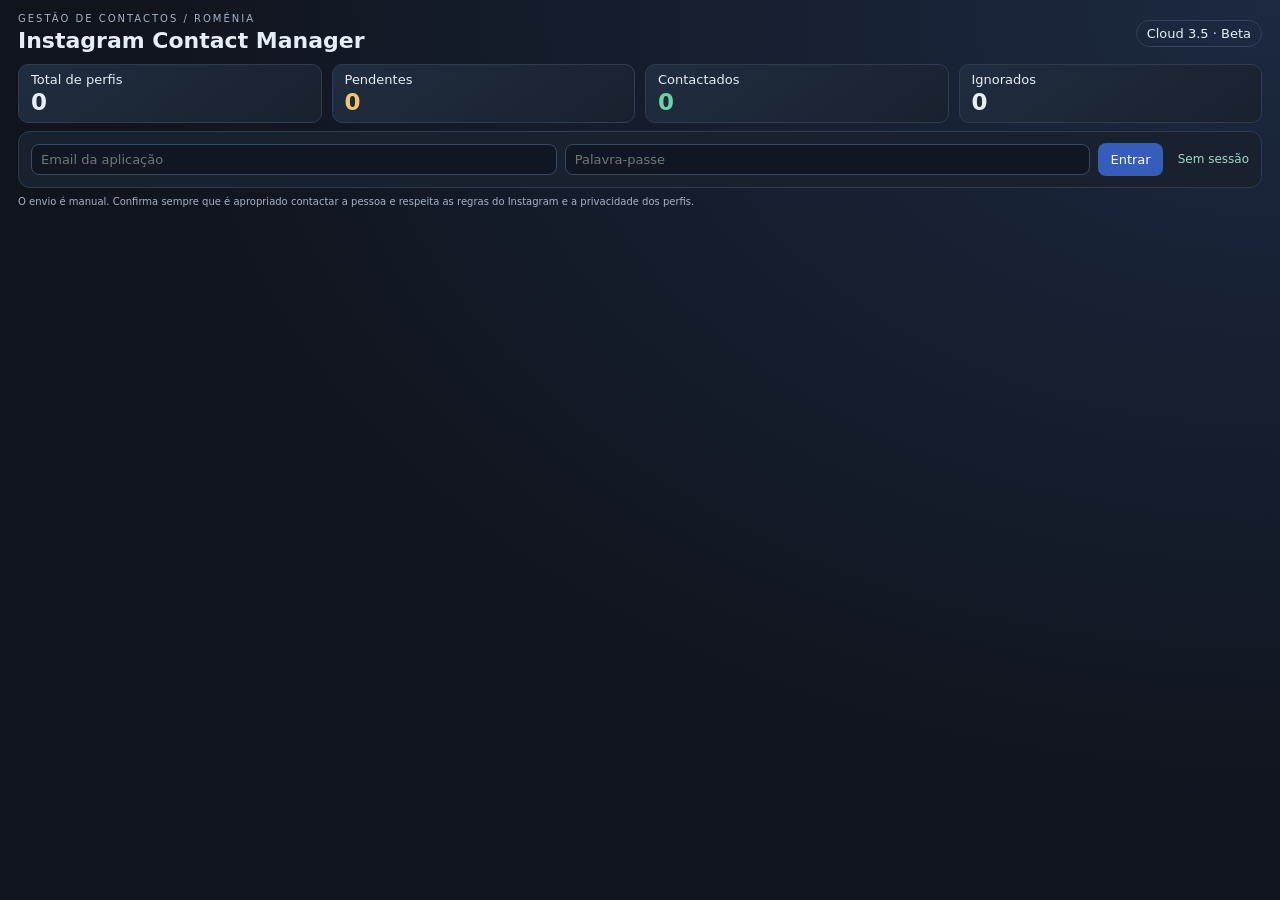
<file: index.html>
<!doctype html><html lang="pt"><head><meta charset="utf-8"><meta name="viewport" content="width=device-width,initial-scale=1"><link rel="manifest" href="manifest.webmanifest"><meta name="theme-color" content="#10141d"><link rel="apple-touch-icon" href="icon-192.png"><title>Instagram Contact Assistant</title><link rel="stylesheet" href="style.css"></head><body>
<header><div><small>GESTÃO DE CONTACTOS / ROMÉNIA</small><h1>Instagram Contact Manager</h1></div><span class="version">Cloud 3.5 · Beta</span></header><div class="stats"><article>Total de perfis<strong id="totalStat">0</strong></article><article>Pendentes<strong id="pendingStat">0</strong></article><article>Contactados<strong id="contactedStat">0</strong></article><article>Ignorados<strong id="ignoredStat">0</strong></article></div><section id="auth"><form id="login"><input id="email" type="email" placeholder="Email da aplicação" required><input id="password" type="password" placeholder="Palavra-passe" required><button>Entrar</button></form><button id="logout" hidden>Sair</button><p id="cloudstatus" role="status">Sem sessão</p></section><main id="workspace" hidden>
<section class="collection"><h2>Adicionar contactos</h2><a href="https://angolabet.net/bo/manage.php?tab=perfis&amp;pc=RO" target="_blank" rel="noopener">Abrir Angolabet</a><form id="add"><input id="newuser" placeholder="@username" required><input id="followers" placeholder="Seguidores (ex. 85K)" required><button>Adicionar perfil</button></form><details><summary>Importar recolha do telemóvel</summary><p>Cola a lista de perfis que preparaste no Angolabet. Revê antes de importar.</p><textarea id="mobileRows" rows="5" placeholder="username,followers"></textarea><button id="mobileImport" type="button">Importar lista revista</button></details><label>Selecionar CSV <input type="file" id="import" accept=".csv,text/csv"></label><p id="result"></p></section>
<section class="contacts"><h2>2. Contactos guardados <span id="count">0</span></h2><input id="search" placeholder="Pesquisar username">
<label class="filter"><input type="checkbox" id="eligibleOnly" checked> Mostrar apenas perfis com mais de 60.000 seguidores</label>
<p id="filterCount" class="hint"></p><p id="historyCount"></p><p id="lowStock" role="status"></p><div class="filters"><select id="stateFilter"><option value="all">Todos os estados</option><option value="pending" selected>Pendentes</option><option value="contacted">Contactados</option><option value="skipped">Ignorados manualmente</option></select><label>Ordenação <select id="sort"><option value="recent">Ordem de recolha</option><option value="desc">Mais seguidores</option><option value="asc">Menos seguidores</option></select></label></div><div id="list"></div><button id="csv">Exportar CSV</button></section>
<section class="message"><h2>3. Mensagem</h2><details class="template"><summary>Editar modelo da mensagem</summary><textarea id="template" rows="8">Bună, {nome}! 😊

După ce am văzut conținutul tău, am crezut că ar putea exista o oportunitate excelentă de a colabora.

În prezent gestionez o campanie în România și cred că stilul tău de comunicare și comunitatea ta se potrivesc perfect cu ceea ce căutăm.

Plata colaborării se efectuează înainte de publicare, astfel încât întregul proces să fie cât mai simplu și confortabil pentru tine. Ideea este să începem cu un proiect punctual, iar dacă experiența va fi pozitivă pentru ambele părți, să dezvoltăm un parteneriat stabil, cu campanii lunare.

Dacă te interesează colaborările în această perioadă, lasă-mi un mesaj și îți voi trimite imediat toate detaliile! 🚀</textarea><button id="saveTemplate">Guardar modelo na nuvem</button><small>Usa {nome} para sugerir o primeiro nome a partir do username. Confirma ou corrige o nome antes de copiar. Só permite preparar mensagens para perfis acima de 60.000 seguidores.</small></details><div class="fields"><input id="user" placeholder="Username"><input id="name" placeholder="Primeiro nome (confirma ou corrige)"></div><div id="preview"></div><div class="actions"><button id="copy">Copiar mensagem</button><button id="open">Abrir perfil</button></div><p id="reminder" role="alert"></p><p id="msgresult"></p><div class="actions"><button id="contacted">✓ Confirmei o envio — Contactado</button><button id="skipped">Ignorar contacto</button><button id="pending">Voltar a pendente</button></div></section>
</main><footer>O envio é manual. Confirma sempre que é apropriado contactar a pessoa e respeita as regras do Instagram e a privacidade dos perfis.</footer><script src="popup-v35.js"></script></body></html>
</file>
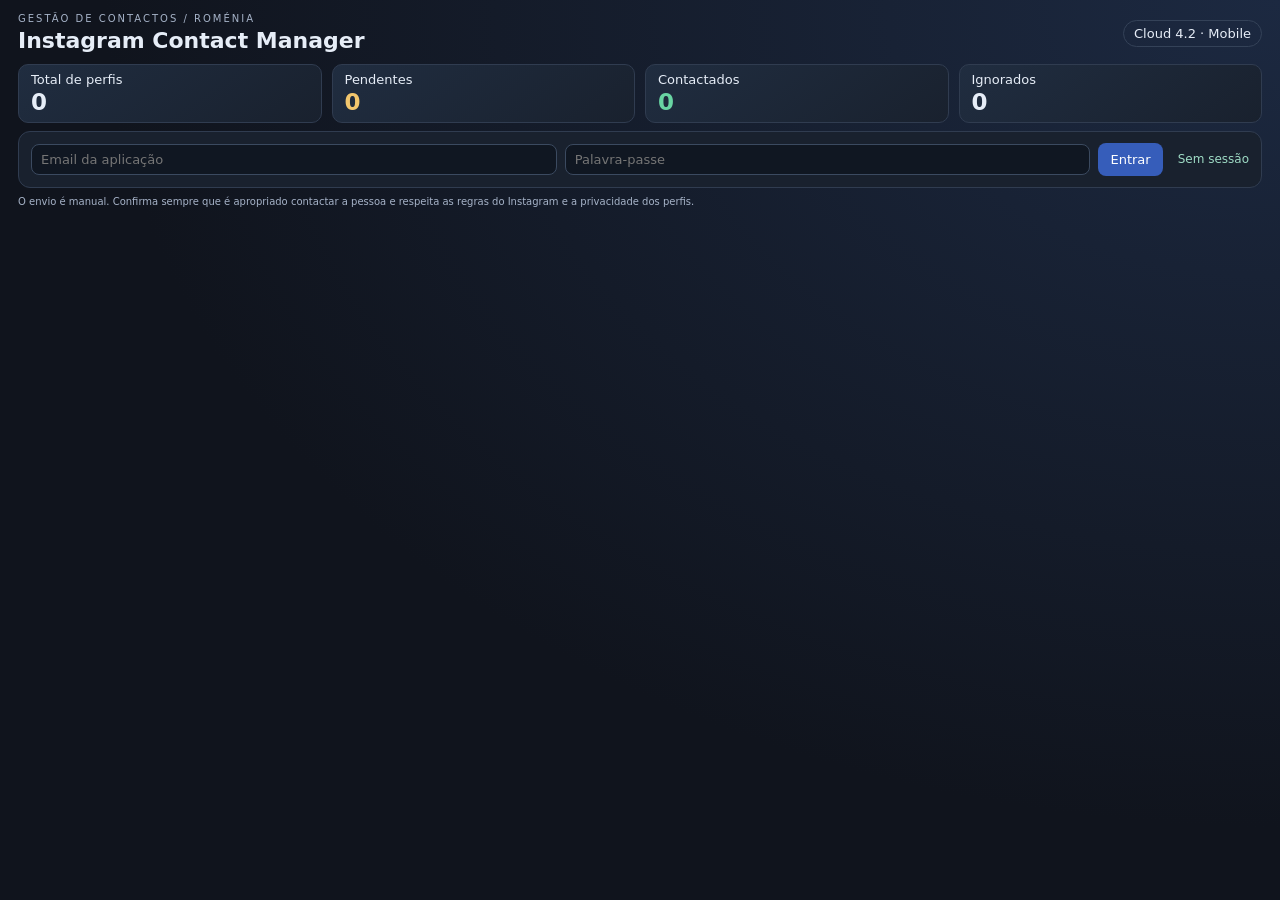
<file: contact_manager_cloud_pwa_beta/index.html>
<!doctype html><html lang="pt"><head><meta charset="utf-8"><meta name="viewport" content="width=device-width,initial-scale=1"><link rel="manifest" href="manifest.webmanifest"><meta name="theme-color" content="#10141d"><link rel="apple-touch-icon" href="icon-192.png"><title>Instagram Contact Assistant</title><link rel="stylesheet" href="style-v42.css"></head><body>
<header><div><small>GESTÃO DE CONTACTOS / ROMÉNIA</small><h1>Instagram Contact Manager</h1></div><span class="version">Cloud 4.2 · Mobile</span></header><div class="stats"><article>Total de perfis<strong id="totalStat">0</strong></article><article>Pendentes<strong id="pendingStat">0</strong></article><article>Contactados<strong id="contactedStat">0</strong></article><article>Ignorados<strong id="ignoredStat">0</strong></article></div><section id="auth"><form id="login"><input id="email" type="email" placeholder="Email da aplicação" required><input id="password" type="password" placeholder="Palavra-passe" required><button>Entrar</button></form><button id="logout" hidden>Sair</button><p id="cloudstatus" role="status">Sem sessão</p></section><main id="workspace" hidden>

<section class="contacts"><h2>1. Contactos guardados <span id="count">0</span></h2><input id="search" placeholder="Pesquisar username">
<label class="filter"><input type="checkbox" id="eligibleOnly" checked> Mostrar apenas perfis com mais de 60.000 seguidores</label>
<p id="filterCount" class="hint"></p><p id="historyCount"></p><p id="lowStock" role="status"></p><div class="filters"><select id="stateFilter"><option value="all">Todos os estados</option><option value="pending" selected>Pendentes</option><option value="contacted">Contactados</option><option value="skipped">Ignorados manualmente</option></select><label>Ordenação <select id="sort"><option value="recent">Ordem de recolha</option><option value="desc">Mais seguidores</option><option value="asc">Menos seguidores</option></select></label></div><div id="list"></div></section>
<section class="message"><h2>2. Mensagem</h2><details class="template"><summary>Editar modelo da mensagem</summary><textarea id="template" rows="8">Bună, {nome}! 😊

După ce am văzut conținutul tău, am crezut că ar putea exista o oportunitate excelentă de a colabora.

În prezent gestionez o campanie în România și cred că stilul tău de comunicare și comunitatea ta se potrivesc perfect cu ceea ce căutăm.

Plata colaborării se efectuează înainte de publicare, astfel încât întregul proces să fie cât mai simplu și confortabil pentru tine. Ideea este să începem cu un proiect punctual, iar dacă experiența va fi pozitivă pentru ambele părți, să dezvoltăm un parteneriat stabil, cu campanii lunare.

Dacă te interesează colaborările în această perioadă, lasă-mi un mesaj și îți voi trimite imediat toate detaliile! 🚀</textarea><button id="saveTemplate">Guardar modelo na nuvem</button><small>Usa {nome} para sugerir o primeiro nome a partir do username. Confirma ou corrige o nome antes de copiar. Só permite preparar mensagens para perfis acima de 60.000 seguidores.</small></details><div class="fields"><input id="user" placeholder="Seleciona um contacto" readonly><input id="name" placeholder="Primeiro nome (confirma ou corrige)"></div><div id="preview"></div><div class="actions"><button id="copy">Copiar mensagem</button><button id="open">Abrir perfil</button></div><p id="reminder" role="alert"></p><p id="msgresult"></p><div class="actions"><button id="contacted">✓ Confirmei o envio — Contactado</button><button id="skipped">Ignorar contacto</button><button id="pending">Voltar a pendente</button></div></section>
</main><footer>O envio é manual. Confirma sempre que é apropriado contactar a pessoa e respeita as regras do Instagram e a privacidade dos perfis.</footer><script src="popup-v42.js"></script></body></html>
</file>
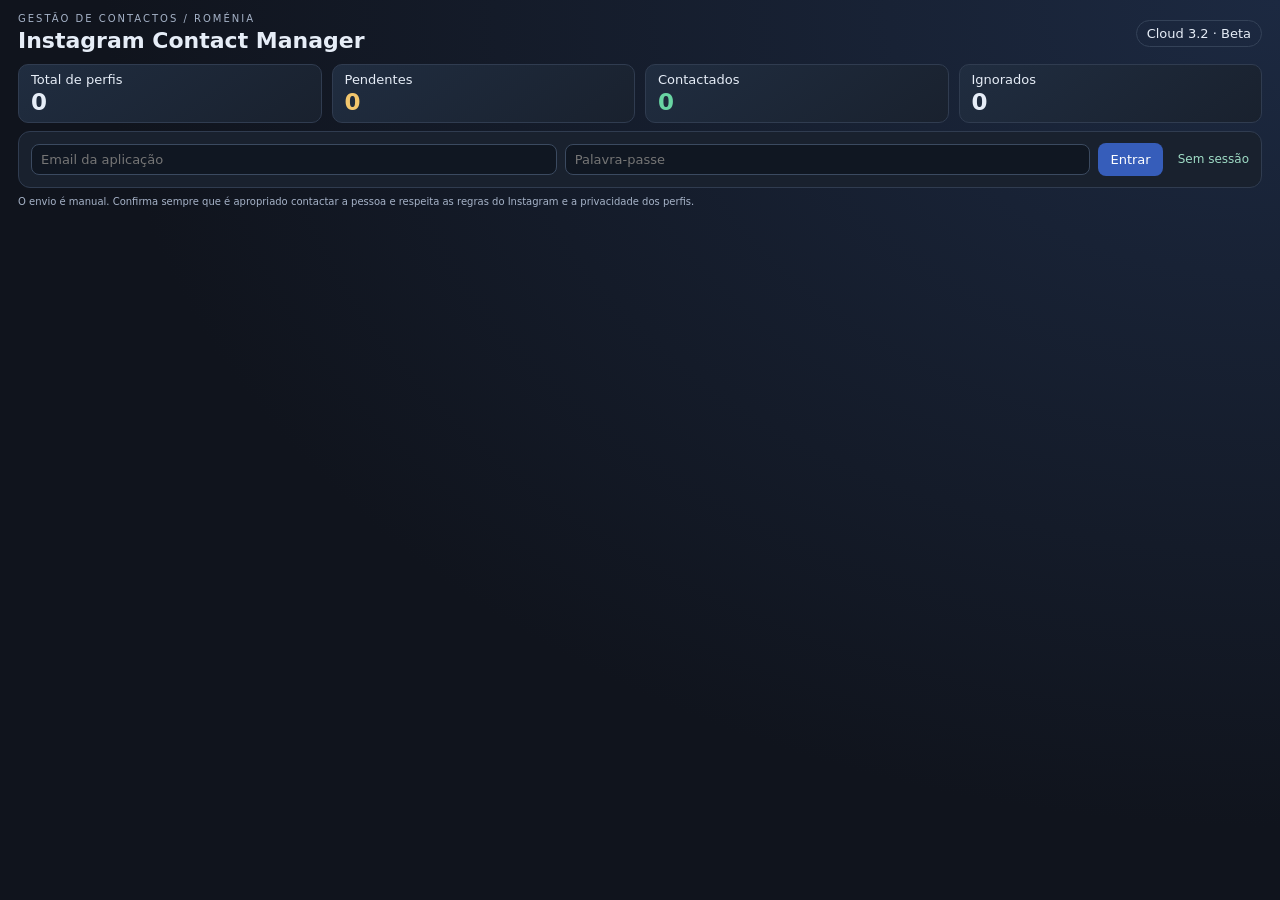
<file: contact_manager_cloud_pwa_beta/contact_manager_mobile_v3_2/index.html>
<!doctype html><html lang="pt"><head><meta charset="utf-8"><meta name="viewport" content="width=device-width,initial-scale=1"><link rel="manifest" href="manifest.webmanifest"><meta name="theme-color" content="#10141d"><link rel="apple-touch-icon" href="icon-192.png"><title>Instagram Contact Assistant</title><link rel="stylesheet" href="style.css"></head><body>
<header><div><small>GESTÃO DE CONTACTOS / ROMÉNIA</small><h1>Instagram Contact Manager</h1></div><span class="version">Cloud 3.2 · Beta</span></header><div class="stats"><article>Total de perfis<strong id="totalStat">0</strong></article><article>Pendentes<strong id="pendingStat">0</strong></article><article>Contactados<strong id="contactedStat">0</strong></article><article>Ignorados<strong id="ignoredStat">0</strong></article></div><section id="auth"><form id="login"><input id="email" type="email" placeholder="Email da aplicação" required><input id="password" type="password" placeholder="Palavra-passe" required><button>Entrar</button></form><button id="logout" hidden>Sair</button><p id="cloudstatus" role="status">Sem sessão</p></section><main id="workspace" hidden>
<section class="collection"><h2>Adicionar contactos</h2><a href="https://angolabet.net/bo/manage.php?tab=perfis&amp;pc=RO" target="_blank" rel="noopener">Abrir Angolabet</a><form id="add"><input id="newuser" placeholder="@username" required><input id="followers" placeholder="Seguidores (ex. 85K)" required><button>Adicionar perfil</button></form><label>Selecionar CSV <input type="file" id="import" accept=".csv,text/csv"></label><p id="result"></p></section>
<section class="contacts"><h2>2. Contactos guardados <span id="count">0</span></h2><input id="search" placeholder="Pesquisar username">
<label class="filter"><input type="checkbox" id="eligibleOnly" checked> Mostrar apenas perfis com mais de 60.000 seguidores</label>
<p id="filterCount" class="hint"></p><p id="historyCount"></p><p id="lowStock" role="status"></p><div class="filters"><select id="stateFilter"><option value="all">Todos os estados</option><option value="pending" selected>Pendentes</option><option value="contacted">Contactados</option><option value="skipped">Ignorados manualmente</option></select><label>Ordenação <select id="sort"><option value="recent">Ordem de recolha</option><option value="desc">Mais seguidores</option><option value="asc">Menos seguidores</option></select></label></div><div id="list"></div><button id="csv">Exportar CSV</button></section>
<section class="message"><h2>3. Mensagem</h2><details class="template"><summary>Editar modelo da mensagem</summary><textarea id="template" rows="8">Bună, {nome}! 😊

După ce am văzut conținutul tău, am crezut că ar putea exista o oportunitate excelentă de a colabora.

În prezent gestionez o campanie în România și cred că stilul tău de comunicare și comunitatea ta se potrivesc perfect cu ceea ce căutăm.

Plata colaborării se efectuează înainte de publicare, astfel încât întregul proces să fie cât mai simplu și confortabil pentru tine. Ideea este să începem cu un proiect punctual, iar dacă experiența va fi pozitivă pentru ambele părți, să dezvoltăm un parteneriat stabil, cu campanii lunare.

Dacă te interesează colaborările în această perioadă, lasă-mi un mesaj și îți voi trimite imediat toate detaliile! 🚀</textarea><button id="saveTemplate">Guardar modelo na nuvem</button><small>Usa {nome} para sugerir o primeiro nome a partir do username. Confirma ou corrige o nome antes de copiar. Só permite preparar mensagens para perfis acima de 60.000 seguidores.</small></details><div class="fields"><input id="user" placeholder="Username"><input id="name" placeholder="Primeiro nome (confirma ou corrige)"></div><div id="preview"></div><div class="actions"><button id="copy">Copiar mensagem</button><button id="open">Abrir perfil</button></div><p id="reminder" role="alert"></p><p id="msgresult"></p><div class="actions"><button id="contacted">✓ Confirmei o envio — Contactado</button><button id="skipped">Ignorar contacto</button><button id="pending">Voltar a pendente</button></div></section>
</main><footer>O envio é manual. Confirma sempre que é apropriado contactar a pessoa e respeita as regras do Instagram e a privacidade dos perfis.</footer><script src="popup.js"></script></body></html>
</file>
<file: style.css>
*{box-sizing:border-box}body{margin:0;background:#10141d;color:#e6edf7;font:15px system-ui,sans-serif;padding:32px;max-width:1600px;margin-inline:auto}header{display:flex;justify-content:space-between;align-items:center;margin-bottom:26px}h1{font-size:30px;margin:6px 0}h2{font-size:19px;margin:0 0 16px}small,.hint,footer{color:#a6b3c8}header small{letter-spacing:2px}.version{border:1px solid #344258;padding:8px 14px;border-radius:20px}.stats{display:grid;grid-template-columns:repeat(4,1fr);gap:16px;margin-bottom:20px}.stats article,section{background:#19212e;border:1px solid #303c50;border-radius:14px;padding:20px}.stats strong{display:block;font-size:34px;margin-top:8px}.stats article:nth-child(2) strong{color:#f2c66d}.stats article:nth-child(3) strong{color:#69d5a3}main{display:grid;grid-template-columns:minmax(0,1.15fr) minmax(0,1fr);gap:18px;align-items:start}.collection{grid-column:1/-1}.contacts,.message{min-width:0}input:not([type=checkbox]),select,textarea{width:100%;background:#101722;border:1px solid #3b4a60;color:#edf3ff;border-radius:8px;padding:11px;margin:8px 0;font:inherit}textarea{resize:vertical;min-height:160px}button{background:#365dba;color:white;border:0;border-radius:8px;padding:11px 15px;margin:5px 5px 5px 0;font:inherit;cursor:pointer}button:hover{background:#4672d2}button:disabled{cursor:not-allowed}#contacted{background:#23734f}#skipped,#pending,#csv,#source{background:#354358}#list{max-height:55vh;overflow:auto;margin:12px 0}.item{display:flex;align-items:center;justify-content:space-between;gap:12px;border-bottom:1px solid #344258;padding:10px 0;overflow-wrap:anywhere}.item span{min-width:0}.item button{flex-shrink:0}#preview{white-space:pre-wrap;background:#101722;border:1px solid #344258;border-radius:10px;padding:16px;line-height:1.55;margin:12px 0}#lowStock{color:#f2c66d;font-weight:600}footer{padding:24px 0;font-size:13px}p{line-height:1.5}@media(max-width:900px){main{grid-template-columns:1fr}.stats{grid-template-columns:repeat(2,1fr)}body{padding:16px}}
body{padding:16px 24px;max-width:1800px;font-size:13px;height:100dvh;display:flex;flex-direction:column;gap:10px;background:radial-gradient(ellipse at top right,#1c2941,#10141d 65%)}
header{margin:0;flex-shrink:0}h1{font-size:24px;margin:3px 0}header small{font-size:10px}h2{font-size:16px;margin:0 0 8px}.version{padding:5px 10px}
.stats{gap:10px;margin:0;flex-shrink:0}.stats article{padding:10px 16px;border-radius:10px}.stats strong{font-size:26px;margin-top:2px}
main{flex:1;min-height:0;grid-template-rows:auto minmax(0,1fr);gap:10px;align-items:stretch}
section{padding:12px 15px;border-radius:12px}.collection{display:flex;align-items:center;gap:8px;flex-wrap:wrap}.collection h2{margin:0 auto 0 0}.collection p{margin:0;font-size:12px}.collection p:empty{display:none}
.contacts,.message{display:flex;flex-direction:column;min-height:0;overflow:auto}
input:not([type=checkbox]),select,textarea{padding:7px 9px;margin:4px 0;font-size:13px}button{padding:8px 12px;margin:3px 3px 3px 0;font-size:13px}
p{margin:4px 0;line-height:1.35}.filter{font-size:12px}.filters,.fields{display:flex;gap:8px;align-items:center}.filters>* ,.fields>*{flex:1;min-width:0}.filters label{display:flex;align-items:center;gap:6px}
#list{flex:1;min-height:65px;max-height:none;overflow:auto;margin:5px 0}.item{padding:5px 0}.item button{padding:5px 12px}.item small{font-size:11px}#csv{align-self:flex-start}
.template{border:1px solid #344258;border-radius:8px;padding:8px;margin-bottom:5px}.template summary{cursor:pointer;color:#b8c9e6}.template textarea{min-height:90px;height:130px}.template small{display:block;font-size:11px}
#preview{flex:1;min-height:65px;overflow:auto;margin:5px 0;padding:10px;font-size:13px;line-height:1.45}.actions{display:flex;flex-wrap:wrap;gap:4px}.actions button{flex:1}#contacted{flex:2}footer{padding:0;font-size:10px;flex-shrink:0}#lowStock:empty,#msgresult:empty{display:none}
@media(max-width:850px){body{height:auto;min-height:100vh;padding:12px}main{display:flex;flex-direction:column}.contacts,.message{overflow:visible}#list{max-height:40vh}#preview{max-height:40vh}.stats{grid-template-columns:repeat(2,1fr)}}

#reminder:not(:empty){background:#49371d;color:#ffda91;border:1px solid #80602d;border-radius:8px;padding:8px;font-weight:600}#reminder:empty{display:none}

@media(max-width:850px){body{width:100%;box-sizing:border-box}.fields,.filters{flex-wrap:wrap}.fields>*{flex-basis:100%}.actions button{min-height:44px}#list{max-height:32vh}#preview{max-height:none}input:not([type=checkbox]),select,textarea{font-size:16px}header h1{font-size:20px}.collection{display:block}}

[hidden]{display:none!important}#auth{flex-shrink:0}#login,#add{display:flex;flex-wrap:wrap;gap:8px}#login input,#add input{flex:1;min-width:130px}#cloudstatus{font-size:12px}a{color:#9abaff}body{height:auto;min-height:100vh}main{min-height:65vh}

/* Cloud 3.2 */
body{gap:8px}#auth{display:flex;align-items:center;gap:12px;padding:8px 12px}#cloudstatus{margin:0;color:#9edbc5}#logout{margin:0}#login{flex:1} .collection a{display:inline-block;background:#263e65;color:#e3edff;padding:9px 12px;border-radius:8px;text-decoration:none} .stats article{background:linear-gradient(145deg,#202d40,#19212e)}.stats article strong{font-variant-numeric:tabular-nums}.actions button{margin:0} .actions{margin-top:5px}#preview{overflow-wrap:anywhere}button:focus-visible,a:focus-visible{outline:2px solid #a4c5ff;outline-offset:2px}
@media(min-width:1000px) and (min-height:620px){body{height:100dvh;min-height:0;overflow:hidden;padding:10px 18px}header{margin:0}h1{font-size:22px}.stats article{padding:7px 12px}.stats strong{font-size:23px}main{min-height:0;flex:1;grid-template-rows:auto minmax(0,1fr)}.collection{padding:7px 10px}.collection h2{margin:0}.collection p{font-size:11px}.collection label{max-width:250px}#add{flex:1;min-width:300px;flex-wrap:nowrap}#add input{min-width:80px}#add button{white-space:nowrap}.contacts,.message{overflow:auto;min-height:0}#list{max-height:none;min-height:40px}#preview{min-height:40px}footer{font-size:10px}.actions{flex-shrink:0}.template[open]{flex-shrink:0}}
@media(max-width:999px){body{height:auto;min-height:100dvh;padding:12px;gap:10px}main{display:flex;flex-direction:column;min-height:0}header h1{font-size:20px}.version{font-size:11px;white-space:nowrap}.stats{gap:7px}.stats article{padding:9px 12px}.stats strong{font-size:24px}#login,#add{display:grid;grid-template-columns:1fr;gap:4px}#auth:has(#login:not([hidden])){display:block}#login input,#add input{min-width:0;margin:3px 0}#login button,#add button{min-height:44px;margin:0}.collection{display:block}.collection a{margin:5px 0 8px}.collection label{display:block;margin-top:8px}.contacts,.message{overflow:visible}#list{max-height:34vh}#preview{min-height:100px;max-height:45vh}.actions button{min-height:44px}.fields,.filters{flex-wrap:wrap}.fields>*{flex-basis:100%}footer{padding:6px 0}}

#mobileRows{display:block;width:100%;box-sizing:border-box;margin:10px 0;} .collection details{width:100%;margin:10px 0;}
</file>
<file: contact_manager_cloud_pwa_beta/style-v42.css>
*{box-sizing:border-box}body{margin:0;background:#10141d;color:#e6edf7;font:15px system-ui,sans-serif;padding:32px;max-width:1600px;margin-inline:auto}header{display:flex;justify-content:space-between;align-items:center;margin-bottom:26px}h1{font-size:30px;margin:6px 0}h2{font-size:19px;margin:0 0 16px}small,.hint,footer{color:#a6b3c8}header small{letter-spacing:2px}.version{border:1px solid #344258;padding:8px 14px;border-radius:20px}.stats{display:grid;grid-template-columns:repeat(4,1fr);gap:16px;margin-bottom:20px}.stats article,section{background:#19212e;border:1px solid #303c50;border-radius:14px;padding:20px}.stats strong{display:block;font-size:34px;margin-top:8px}.stats article:nth-child(2) strong{color:#f2c66d}.stats article:nth-child(3) strong{color:#69d5a3}main{display:grid;grid-template-columns:minmax(0,1.15fr) minmax(0,1fr);gap:18px;align-items:start}.collection{grid-column:1/-1}.contacts,.message{min-width:0}input:not([type=checkbox]),select,textarea{width:100%;background:#101722;border:1px solid #3b4a60;color:#edf3ff;border-radius:8px;padding:11px;margin:8px 0;font:inherit}textarea{resize:vertical;min-height:160px}button{background:#365dba;color:white;border:0;border-radius:8px;padding:11px 15px;margin:5px 5px 5px 0;font:inherit;cursor:pointer}button:hover{background:#4672d2}button:disabled{cursor:not-allowed}#contacted{background:#23734f}#skipped,#pending,#csv,#source{background:#354358}#list{max-height:55vh;overflow:auto;margin:12px 0}.item{display:flex;align-items:center;justify-content:space-between;gap:12px;border-bottom:1px solid #344258;padding:10px 0;overflow-wrap:anywhere}.item span{min-width:0}.item button{flex-shrink:0}#preview{white-space:pre-wrap;background:#101722;border:1px solid #344258;border-radius:10px;padding:16px;line-height:1.55;margin:12px 0}#lowStock{color:#f2c66d;font-weight:600}footer{padding:24px 0;font-size:13px}p{line-height:1.5}@media(max-width:900px){main{grid-template-columns:1fr}.stats{grid-template-columns:repeat(2,1fr)}body{padding:16px}}
body{padding:16px 24px;max-width:1800px;font-size:13px;height:100dvh;display:flex;flex-direction:column;gap:10px;background:radial-gradient(ellipse at top right,#1c2941,#10141d 65%)}
header{margin:0;flex-shrink:0}h1{font-size:24px;margin:3px 0}header small{font-size:10px}h2{font-size:16px;margin:0 0 8px}.version{padding:5px 10px}
.stats{gap:10px;margin:0;flex-shrink:0}.stats article{padding:10px 16px;border-radius:10px}.stats strong{font-size:26px;margin-top:2px}
main{flex:1;min-height:0;grid-template-rows:auto minmax(0,1fr);gap:10px;align-items:stretch}
section{padding:12px 15px;border-radius:12px}.collection{display:flex;align-items:center;gap:8px;flex-wrap:wrap}.collection h2{margin:0 auto 0 0}.collection p{margin:0;font-size:12px}.collection p:empty{display:none}
.contacts,.message{display:flex;flex-direction:column;min-height:0;overflow:auto}
input:not([type=checkbox]),select,textarea{padding:7px 9px;margin:4px 0;font-size:13px}button{padding:8px 12px;margin:3px 3px 3px 0;font-size:13px}
p{margin:4px 0;line-height:1.35}.filter{font-size:12px}.filters,.fields{display:flex;gap:8px;align-items:center}.filters>* ,.fields>*{flex:1;min-width:0}.filters label{display:flex;align-items:center;gap:6px}
#list{flex:1;min-height:65px;max-height:none;overflow:auto;margin:5px 0}.item{padding:5px 0}.item button{padding:5px 12px}.item small{font-size:11px}#csv{align-self:flex-start}
.template{border:1px solid #344258;border-radius:8px;padding:8px;margin-bottom:5px}.template summary{cursor:pointer;color:#b8c9e6}.template textarea{min-height:90px;height:130px}.template small{display:block;font-size:11px}
#preview{flex:1;min-height:65px;overflow:auto;margin:5px 0;padding:10px;font-size:13px;line-height:1.45}.actions{display:flex;flex-wrap:wrap;gap:4px}.actions button{flex:1}#contacted{flex:2}footer{padding:0;font-size:10px;flex-shrink:0}#lowStock:empty,#msgresult:empty{display:none}
@media(max-width:850px){body{height:auto;min-height:100vh;padding:12px}main{display:flex;flex-direction:column}.contacts,.message{overflow:visible}#list{max-height:40vh}#preview{max-height:40vh}.stats{grid-template-columns:repeat(2,1fr)}}

#reminder:not(:empty){background:#49371d;color:#ffda91;border:1px solid #80602d;border-radius:8px;padding:8px;font-weight:600}#reminder:empty{display:none}

@media(max-width:850px){body{width:100%;box-sizing:border-box}.fields,.filters{flex-wrap:wrap}.fields>*{flex-basis:100%}.actions button{min-height:44px}#list{max-height:32vh}#preview{max-height:none}input:not([type=checkbox]),select,textarea{font-size:16px}header h1{font-size:20px}.collection{display:block}}

[hidden]{display:none!important}#auth{flex-shrink:0}#login,#add{display:flex;flex-wrap:wrap;gap:8px}#login input,#add input{flex:1;min-width:130px}#cloudstatus{font-size:12px}a{color:#9abaff}body{height:auto;min-height:100vh}main{min-height:65vh}

/* Cloud 3.2 */
body{gap:8px}#auth{display:flex;align-items:center;gap:12px;padding:8px 12px}#cloudstatus{margin:0;color:#9edbc5}#logout{margin:0}#login{flex:1} .collection a{display:inline-block;background:#263e65;color:#e3edff;padding:9px 12px;border-radius:8px;text-decoration:none} .stats article{background:linear-gradient(145deg,#202d40,#19212e)}.stats article strong{font-variant-numeric:tabular-nums}.actions button{margin:0} .actions{margin-top:5px}#preview{overflow-wrap:anywhere}button:focus-visible,a:focus-visible{outline:2px solid #a4c5ff;outline-offset:2px}
@media(min-width:1000px) and (min-height:620px){body{height:100dvh;min-height:0;overflow:hidden;padding:10px 18px}header{margin:0}h1{font-size:22px}.stats article{padding:7px 12px}.stats strong{font-size:23px}main{min-height:0;flex:1;grid-template-rows:auto minmax(0,1fr)}.collection{padding:7px 10px}.collection h2{margin:0}.collection p{font-size:11px}.collection label{max-width:250px}#add{flex:1;min-width:300px;flex-wrap:nowrap}#add input{min-width:80px}#add button{white-space:nowrap}.contacts,.message{overflow:auto;min-height:0}#list{max-height:none;min-height:40px}#preview{min-height:40px}footer{font-size:10px}.actions{flex-shrink:0}.template[open]{flex-shrink:0}}
@media(max-width:999px){body{height:auto;min-height:100dvh;padding:12px;gap:10px}main{display:flex;flex-direction:column;min-height:0}header h1{font-size:20px}.version{font-size:11px;white-space:nowrap}.stats{gap:7px}.stats article{padding:9px 12px}.stats strong{font-size:24px}#login,#add{display:grid;grid-template-columns:1fr;gap:4px}#auth:has(#login:not([hidden])){display:block}#login input,#add input{min-width:0;margin:3px 0}#login button,#add button{min-height:44px;margin:0}.collection{display:block}.collection a{margin:5px 0 8px}.collection label{display:block;margin-top:8px}.contacts,.message{overflow:visible}#list{max-height:34vh}#preview{min-height:100px;max-height:45vh}.actions button{min-height:44px}.fields,.filters{flex-wrap:wrap}.fields>*{flex-basis:100%}footer{padding:6px 0}}

#mobileRows{display:block;width:100%;box-sizing:border-box;margin:10px 0;} .collection details{width:100%;margin:10px 0;}

main{grid-template-rows:minmax(0,1fr)!important}.contacts,.message{grid-row:1!important} @media(max-width:999px){#preview{max-height:none;overflow:visible}#list{max-height:38vh}}
</file>
<file: contact_manager_cloud_pwa_beta/contact_manager_mobile_v3_2/style.css>
*{box-sizing:border-box}body{margin:0;background:#10141d;color:#e6edf7;font:15px system-ui,sans-serif;padding:32px;max-width:1600px;margin-inline:auto}header{display:flex;justify-content:space-between;align-items:center;margin-bottom:26px}h1{font-size:30px;margin:6px 0}h2{font-size:19px;margin:0 0 16px}small,.hint,footer{color:#a6b3c8}header small{letter-spacing:2px}.version{border:1px solid #344258;padding:8px 14px;border-radius:20px}.stats{display:grid;grid-template-columns:repeat(4,1fr);gap:16px;margin-bottom:20px}.stats article,section{background:#19212e;border:1px solid #303c50;border-radius:14px;padding:20px}.stats strong{display:block;font-size:34px;margin-top:8px}.stats article:nth-child(2) strong{color:#f2c66d}.stats article:nth-child(3) strong{color:#69d5a3}main{display:grid;grid-template-columns:minmax(0,1.15fr) minmax(0,1fr);gap:18px;align-items:start}.collection{grid-column:1/-1}.contacts,.message{min-width:0}input:not([type=checkbox]),select,textarea{width:100%;background:#101722;border:1px solid #3b4a60;color:#edf3ff;border-radius:8px;padding:11px;margin:8px 0;font:inherit}textarea{resize:vertical;min-height:160px}button{background:#365dba;color:white;border:0;border-radius:8px;padding:11px 15px;margin:5px 5px 5px 0;font:inherit;cursor:pointer}button:hover{background:#4672d2}button:disabled{cursor:not-allowed}#contacted{background:#23734f}#skipped,#pending,#csv,#source{background:#354358}#list{max-height:55vh;overflow:auto;margin:12px 0}.item{display:flex;align-items:center;justify-content:space-between;gap:12px;border-bottom:1px solid #344258;padding:10px 0;overflow-wrap:anywhere}.item span{min-width:0}.item button{flex-shrink:0}#preview{white-space:pre-wrap;background:#101722;border:1px solid #344258;border-radius:10px;padding:16px;line-height:1.55;margin:12px 0}#lowStock{color:#f2c66d;font-weight:600}footer{padding:24px 0;font-size:13px}p{line-height:1.5}@media(max-width:900px){main{grid-template-columns:1fr}.stats{grid-template-columns:repeat(2,1fr)}body{padding:16px}}
body{padding:16px 24px;max-width:1800px;font-size:13px;height:100dvh;display:flex;flex-direction:column;gap:10px;background:radial-gradient(ellipse at top right,#1c2941,#10141d 65%)}
header{margin:0;flex-shrink:0}h1{font-size:24px;margin:3px 0}header small{font-size:10px}h2{font-size:16px;margin:0 0 8px}.version{padding:5px 10px}
.stats{gap:10px;margin:0;flex-shrink:0}.stats article{padding:10px 16px;border-radius:10px}.stats strong{font-size:26px;margin-top:2px}
main{flex:1;min-height:0;grid-template-rows:auto minmax(0,1fr);gap:10px;align-items:stretch}
section{padding:12px 15px;border-radius:12px}.collection{display:flex;align-items:center;gap:8px;flex-wrap:wrap}.collection h2{margin:0 auto 0 0}.collection p{margin:0;font-size:12px}.collection p:empty{display:none}
.contacts,.message{display:flex;flex-direction:column;min-height:0;overflow:auto}
input:not([type=checkbox]),select,textarea{padding:7px 9px;margin:4px 0;font-size:13px}button{padding:8px 12px;margin:3px 3px 3px 0;font-size:13px}
p{margin:4px 0;line-height:1.35}.filter{font-size:12px}.filters,.fields{display:flex;gap:8px;align-items:center}.filters>* ,.fields>*{flex:1;min-width:0}.filters label{display:flex;align-items:center;gap:6px}
#list{flex:1;min-height:65px;max-height:none;overflow:auto;margin:5px 0}.item{padding:5px 0}.item button{padding:5px 12px}.item small{font-size:11px}#csv{align-self:flex-start}
.template{border:1px solid #344258;border-radius:8px;padding:8px;margin-bottom:5px}.template summary{cursor:pointer;color:#b8c9e6}.template textarea{min-height:90px;height:130px}.template small{display:block;font-size:11px}
#preview{flex:1;min-height:65px;overflow:auto;margin:5px 0;padding:10px;font-size:13px;line-height:1.45}.actions{display:flex;flex-wrap:wrap;gap:4px}.actions button{flex:1}#contacted{flex:2}footer{padding:0;font-size:10px;flex-shrink:0}#lowStock:empty,#msgresult:empty{display:none}
@media(max-width:850px){body{height:auto;min-height:100vh;padding:12px}main{display:flex;flex-direction:column}.contacts,.message{overflow:visible}#list{max-height:40vh}#preview{max-height:40vh}.stats{grid-template-columns:repeat(2,1fr)}}

#reminder:not(:empty){background:#49371d;color:#ffda91;border:1px solid #80602d;border-radius:8px;padding:8px;font-weight:600}#reminder:empty{display:none}

@media(max-width:850px){body{width:100%;box-sizing:border-box}.fields,.filters{flex-wrap:wrap}.fields>*{flex-basis:100%}.actions button{min-height:44px}#list{max-height:32vh}#preview{max-height:none}input:not([type=checkbox]),select,textarea{font-size:16px}header h1{font-size:20px}.collection{display:block}}

[hidden]{display:none!important}#auth{flex-shrink:0}#login,#add{display:flex;flex-wrap:wrap;gap:8px}#login input,#add input{flex:1;min-width:130px}#cloudstatus{font-size:12px}a{color:#9abaff}body{height:auto;min-height:100vh}main{min-height:65vh}

/* Cloud 3.2 */
body{gap:8px}#auth{display:flex;align-items:center;gap:12px;padding:8px 12px}#cloudstatus{margin:0;color:#9edbc5}#logout{margin:0}#login{flex:1} .collection a{display:inline-block;background:#263e65;color:#e3edff;padding:9px 12px;border-radius:8px;text-decoration:none} .stats article{background:linear-gradient(145deg,#202d40,#19212e)}.stats article strong{font-variant-numeric:tabular-nums}.actions button{margin:0} .actions{margin-top:5px}#preview{overflow-wrap:anywhere}button:focus-visible,a:focus-visible{outline:2px solid #a4c5ff;outline-offset:2px}
@media(min-width:1000px) and (min-height:620px){body{height:100dvh;min-height:0;overflow:hidden;padding:10px 18px}header{margin:0}h1{font-size:22px}.stats article{padding:7px 12px}.stats strong{font-size:23px}main{min-height:0;flex:1;grid-template-rows:auto minmax(0,1fr)}.collection{padding:7px 10px}.collection h2{margin:0}.collection p{font-size:11px}.collection label{max-width:250px}#add{flex:1;min-width:300px;flex-wrap:nowrap}#add input{min-width:80px}#add button{white-space:nowrap}.contacts,.message{overflow:auto;min-height:0}#list{max-height:none;min-height:40px}#preview{min-height:40px}footer{font-size:10px}.actions{flex-shrink:0}.template[open]{flex-shrink:0}}
@media(max-width:999px){body{height:auto;min-height:100dvh;padding:12px;gap:10px}main{display:flex;flex-direction:column;min-height:0}header h1{font-size:20px}.version{font-size:11px;white-space:nowrap}.stats{gap:7px}.stats article{padding:9px 12px}.stats strong{font-size:24px}#login,#add{display:grid;grid-template-columns:1fr;gap:4px}#auth:has(#login:not([hidden])){display:block}#login input,#add input{min-width:0;margin:3px 0}#login button,#add button{min-height:44px;margin:0}.collection{display:block}.collection a{margin:5px 0 8px}.collection label{display:block;margin-top:8px}.contacts,.message{overflow:visible}#list{max-height:34vh}#preview{min-height:100px;max-height:45vh}.actions button{min-height:44px}.fields,.filters{flex-wrap:wrap}.fields>*{flex-basis:100%}footer{padding:6px 0}}
</file>
